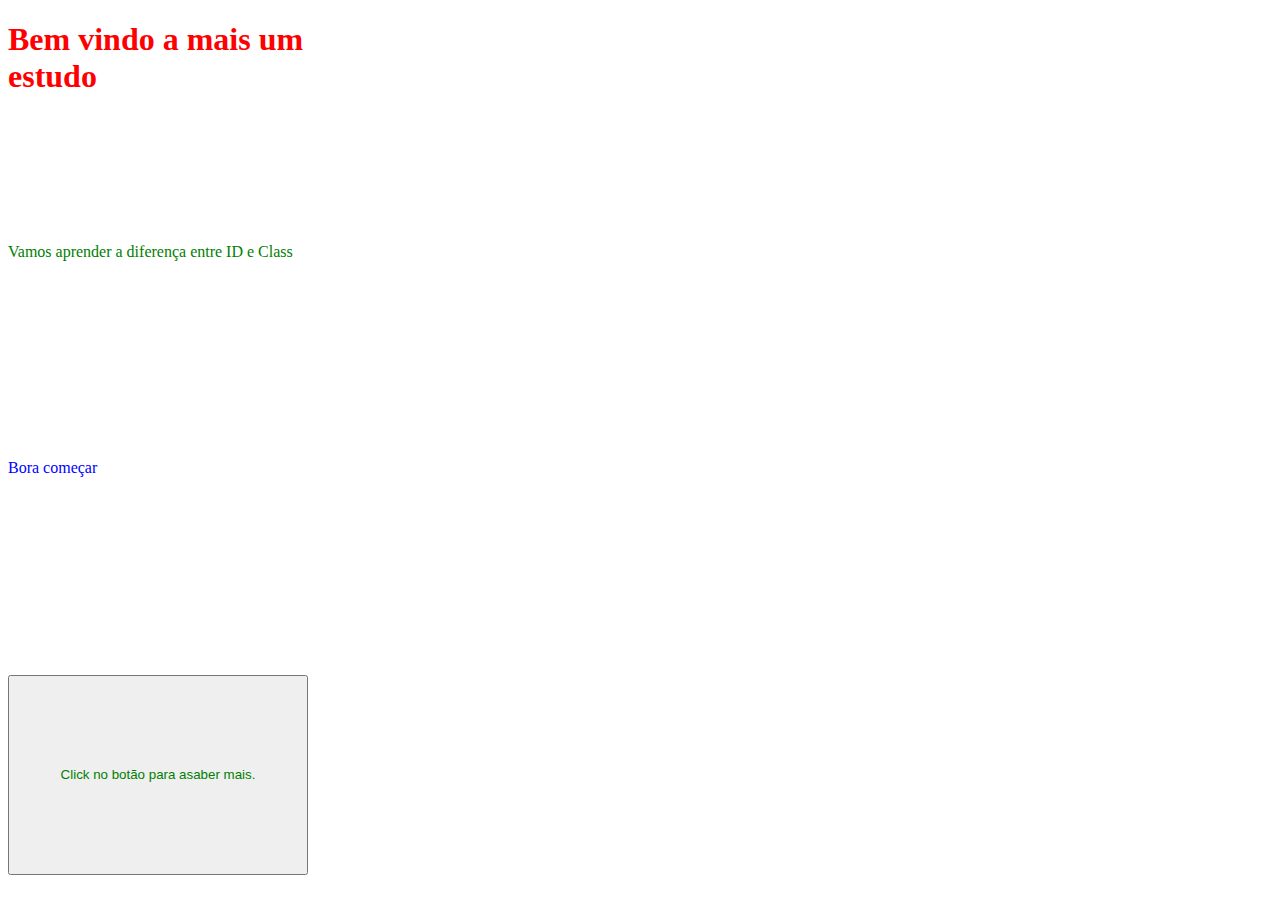
<file: Aula 01- ID or Class/index.html>
<!DOCTYPE html>
<html>

<head>
  <meta charset="utf-8">
  <meta name="viewport" content="width=device-width">
  <title></title>
  <link href="style.css" rel="stylesheet" type="text/css" />
</head>

<body>
  <h1 id="titulo"> Bem vindo a mais um estudo</h1>

  <p class="paragrafo"> Vamos aprender a diferença entre ID e Class</p>

  <p id="sub-paragrafo"> Bora começar</p>

  <button class="botão"> Click no botão para asaber mais.</button>

  <!--

  -->

</body>

</html>
</file>
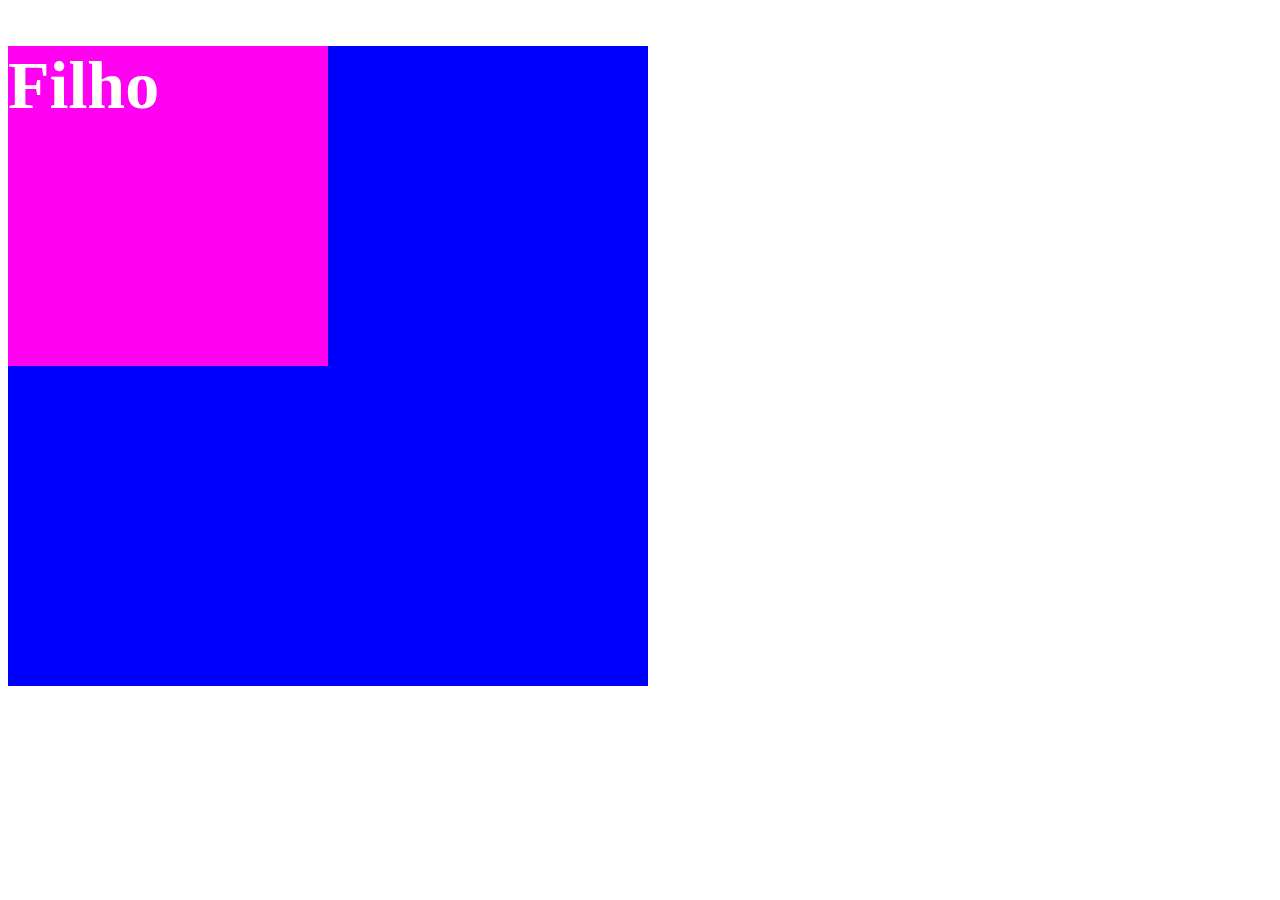
<file: Aula 02- Unidade de medida/index.html>
<!DOCTYPE html>
<html>

<head>
  <meta charset="utf-8">
  <meta name="viewport" content="width=device-width">
  <title></title>
  <link href="style.css" rel="stylesheet" type="text/css" />
</head>

<body class= "avo">
    <div class= "pai">
      <h1 class= "filho"> Filho </h1>
      </div>
</body>

</html>
</file>
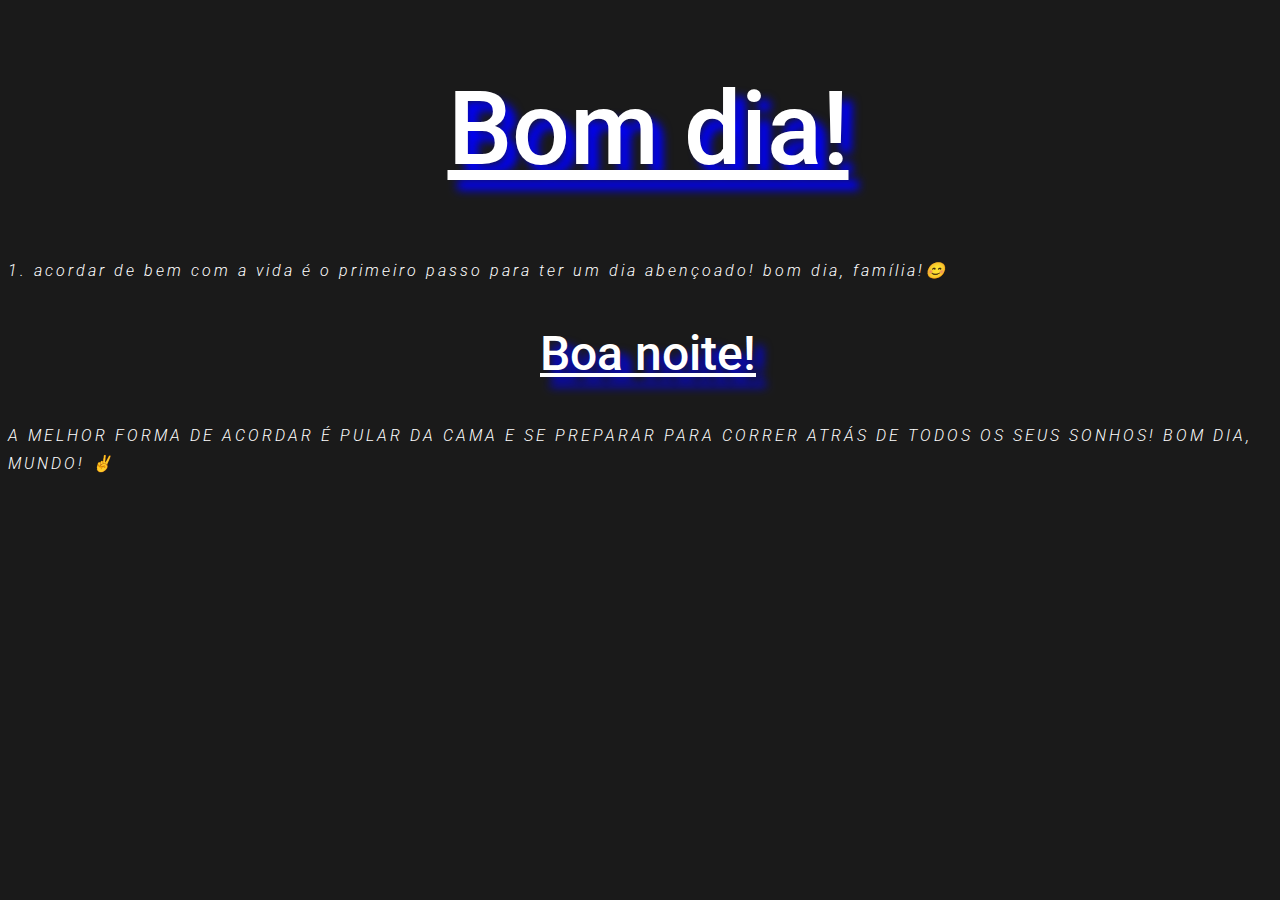
<file: Aula 03- Extilização de texto/index.html>
<!DOCTYPE html>
<html>

<head>
  <meta charset="utf-8">
  <meta name="viewport" content="width=device-width">
  <title></title>
  <link href="style.css" rel="stylesheet" type="text/css" />
</head>

<body>
  <h1 class="tituloBomdia"> Bom dia!</h1>
    <p class= "frasedoDia"> 1. Acordar de bem com a vida é o primeiro passo para ter um dia abençoado! Bom dia, família!😊</p>
  
  <h2 class="tituloBoaNoite">Boa noite!</h2>
    <p class="fraseDaNoite">A melhor forma de acordar é pular da cama e se preparar para correr atrás de todos os seus sonhos! Bom dia, mundo! ✌</p>

</body>

</html>
</file>
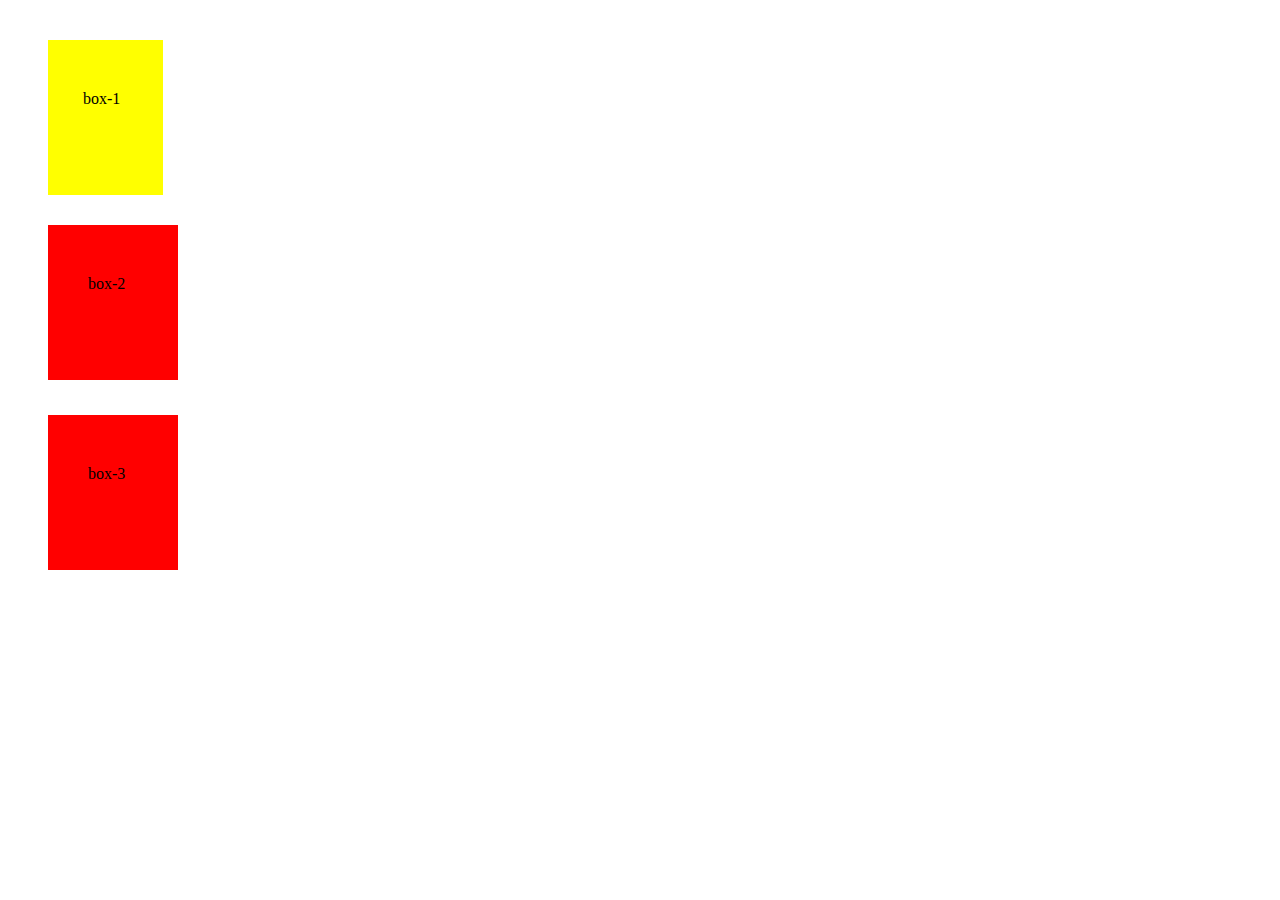
<file: Aula 04- Margin e Padding/index.html>
<!DOCTYPE html>
<html>

<head>
  <meta charset="utf-8">
  <meta name="viewport" content="width=device-width">
  <title></title>
  <link href="style.css" rel="stylesheet" type="text/css" />
</head>

<body>
    <div class="box-1">
      box-1
    </div>
    <div class="box-2">
      box-2
    </div>
    <div class="box-2">
      box-3
    </div>

</body>

</html>
</file>
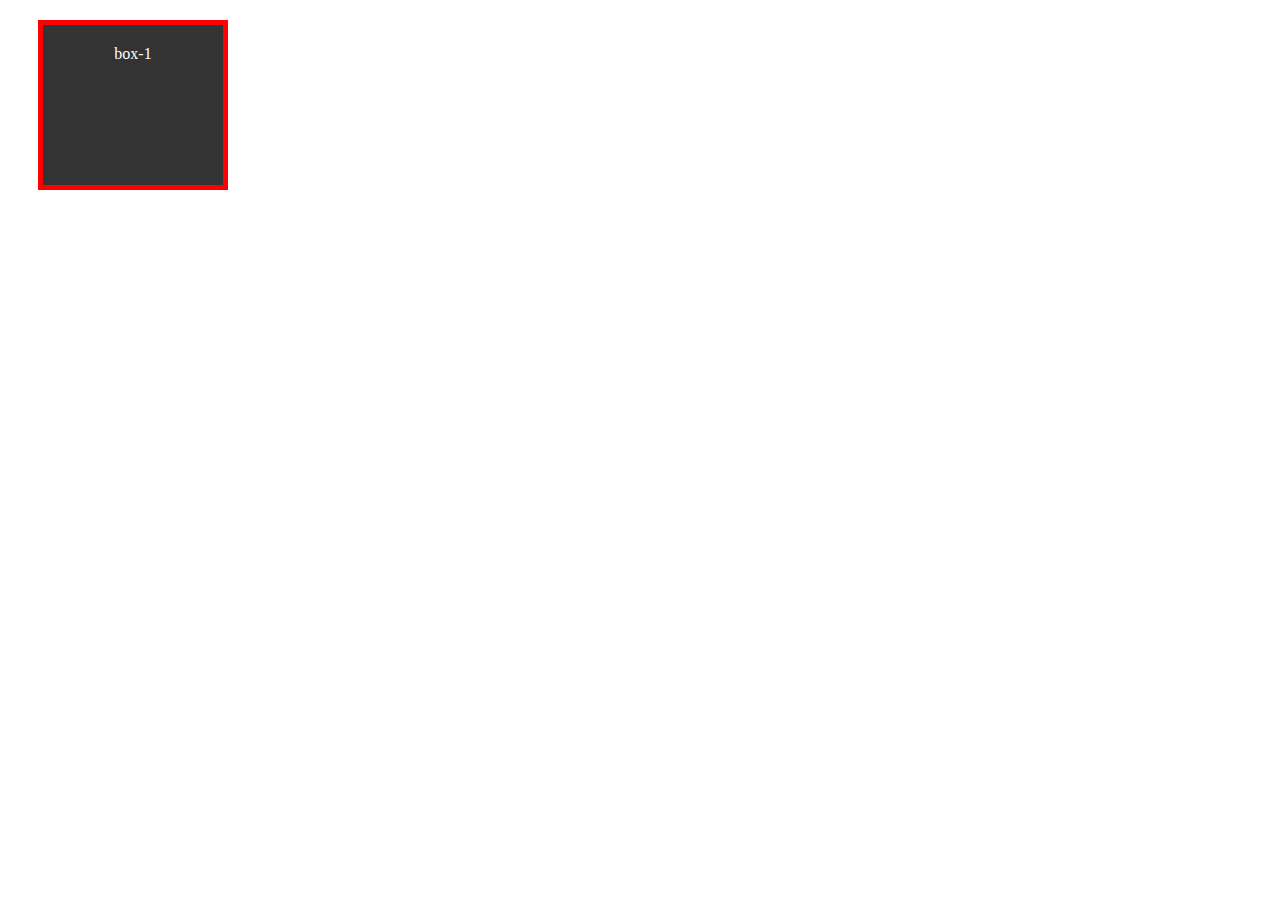
<file: Aula 05- Box-sizing/index.html>
<!DOCTYPE html>
<html>

<head>
  <meta charset="utf-8">
  <meta name="viewport" content="width=device-width">
  <title></title>
  <link href="style.css" rel="stylesheet" type="text/css" />
</head>

<body>
    <div class="box-1">
      box-1
    </div>

</body>

</html>
</file>
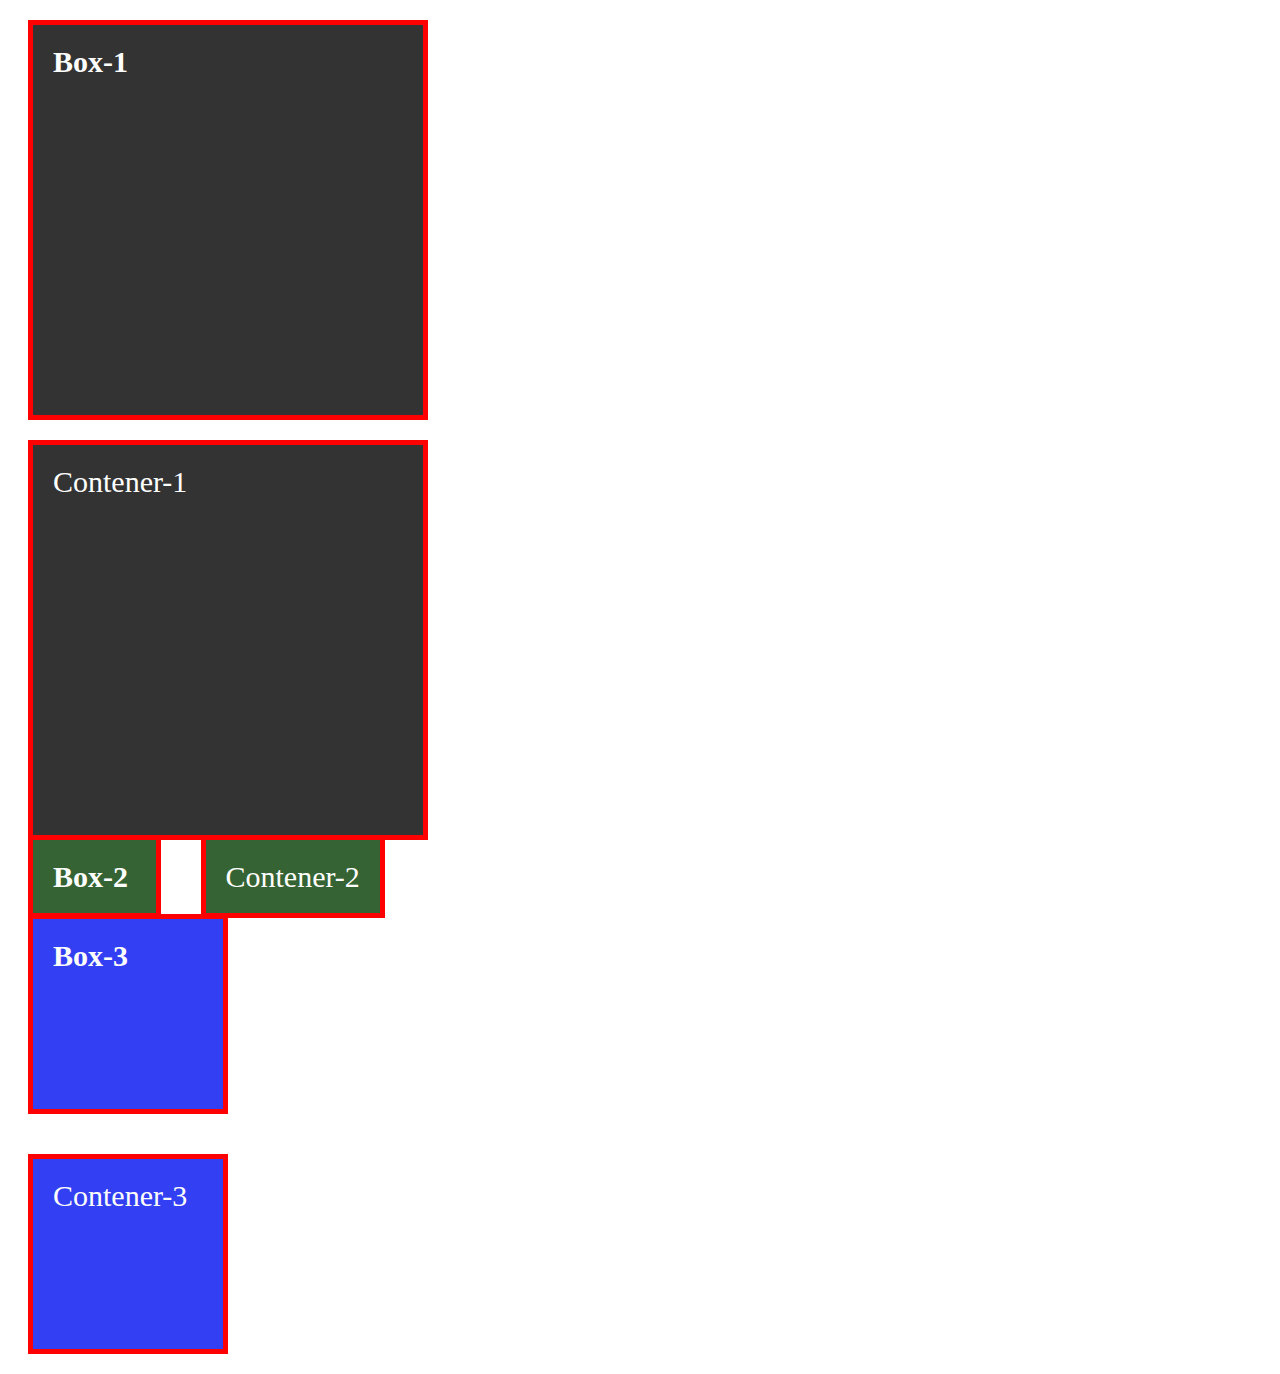
<file: Aula 06- Tipos de display/index.html>
<!DOCTYPE html>
<html>

<head>
  <meta charset="utf-8">
  <meta name="viewport" content="width=device-width">
  <title></title>
  <link href="style.css" rel="stylesheet" type="text/css" />
</head>

<body>
  <h1 class="Box-1"> Box-1 </h1>
    <div class="Box-1">
      Contener-1
    </div>
  
  <h1 class="Box-2"> Box-2 </h1>
    <div class="Box-2">
      Contener-2
    </div>
  
  <h1 class="Box-3"> Box-3 </h1>
    <div class="Box-3">
      Contener-3
    </div>

</body>

</html>
</file>
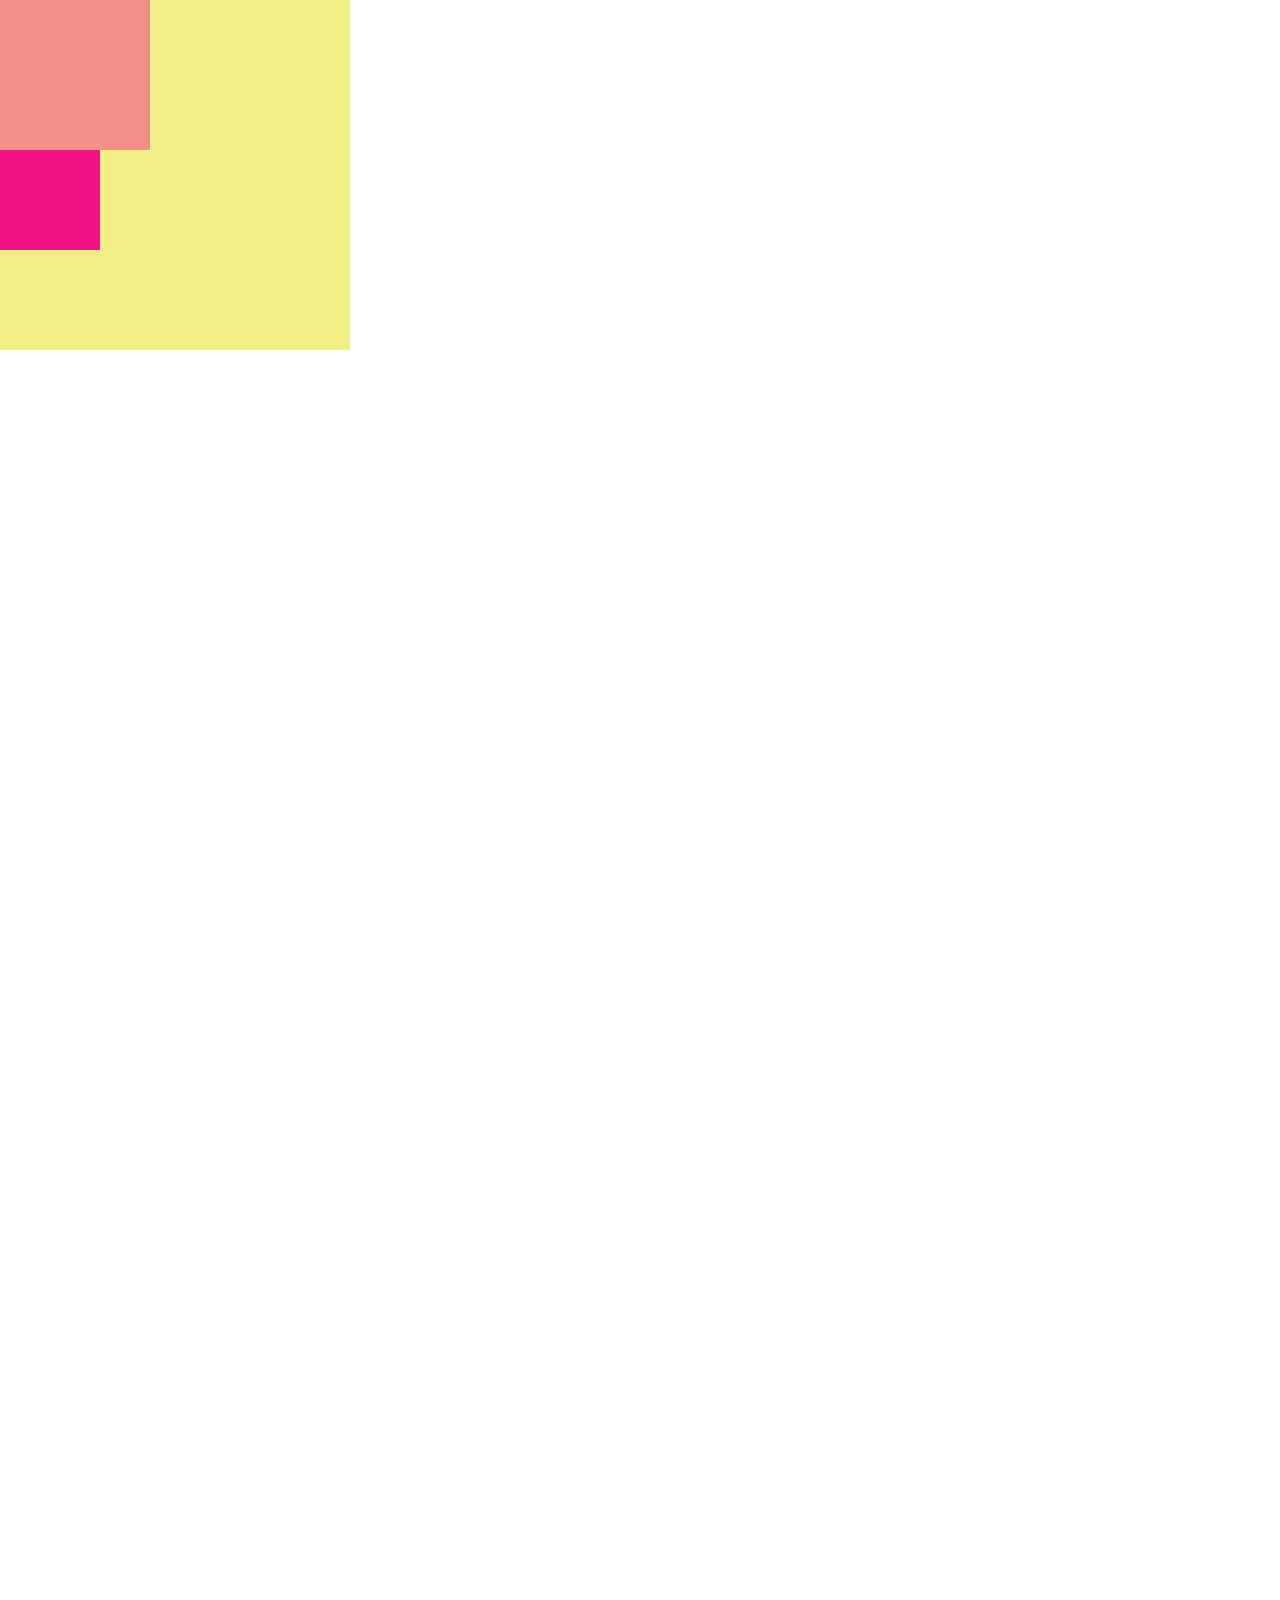
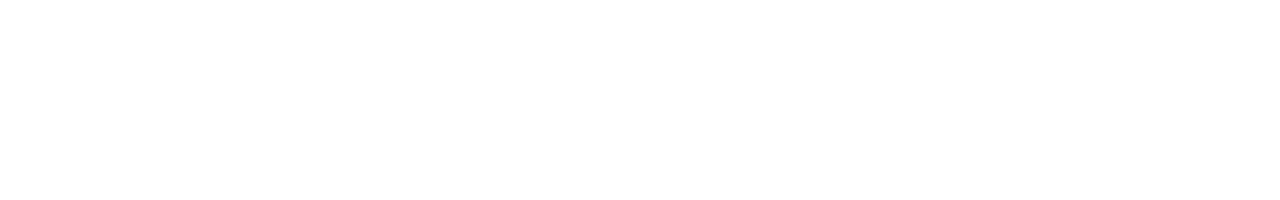
<file: Aula 08-Position/index.html>
<!DOCTYPE html>
<html>

<head>
  <meta charset="utf-8">
  <meta name="viewport" content="width=device-width">
  <title></title>
  <link href="style.css" rel="stylesheet" type="text/css" />
</head>

<body>
  <div class="div-dad">
    <div class="div-son">
  </div>  
    <div class="div-tanana">
  </div>
</body>
</html>
</file>
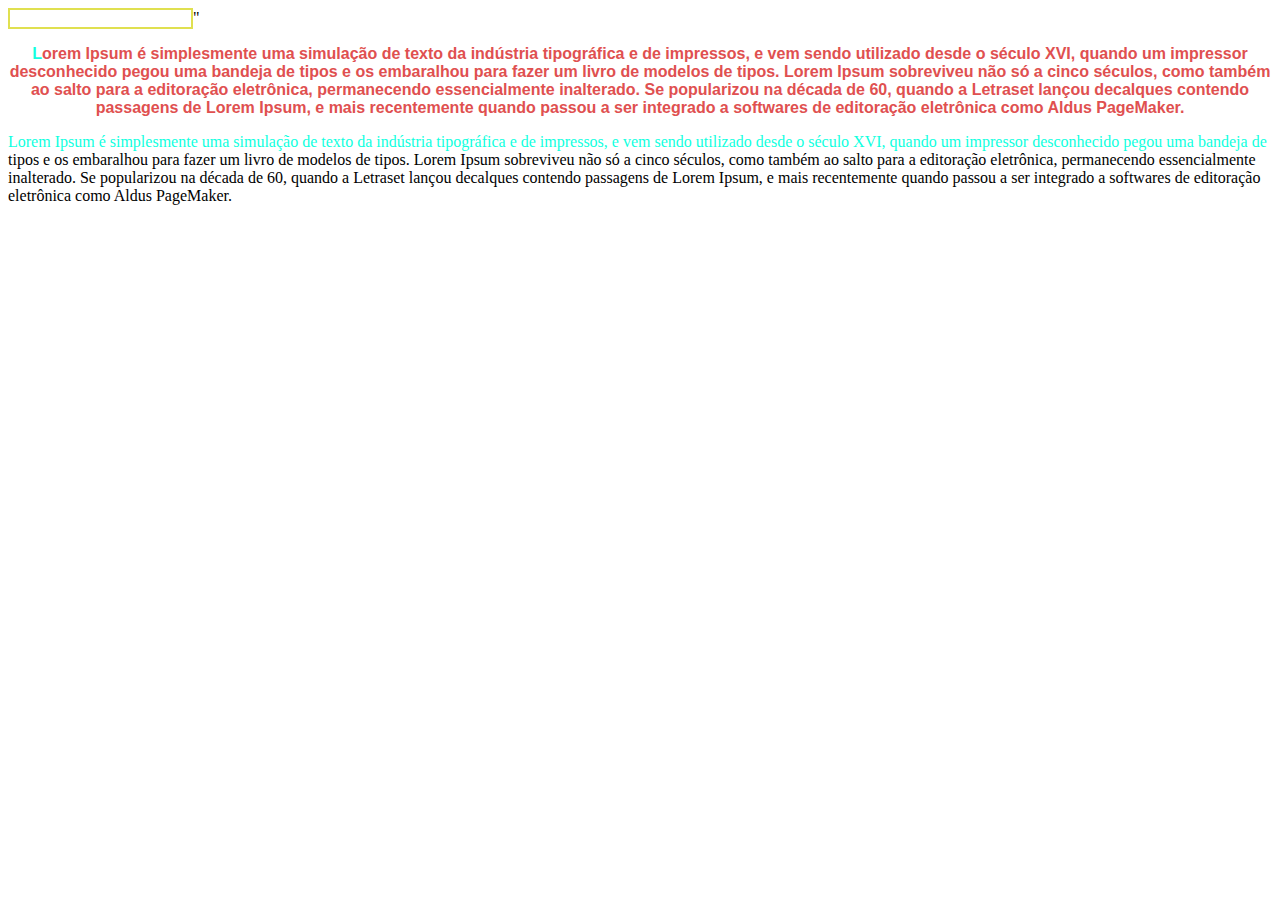
<file: Aula 09-Pseudo/index.html>
<!DOCTYPE html>
<html>

<head>
  <meta charset="utf-8">
  <meta name="viewport" content="width=device-width">
  <title></title>
  <link href="style.css" rel="stylesheet" type="text/css" />
</head>

<body>
  <input class="input" type="text">"
    <p  class="Lorem">Lorem Ipsum é simplesmente uma simulação de texto da indústria tipográfica e de impressos, e vem sendo utilizado desde o século XVI, quando um impressor desconhecido pegou uma bandeja de tipos e os embaralhou para fazer um livro de modelos de tipos. Lorem Ipsum sobreviveu não só a cinco séculos, como também ao salto para a editoração eletrônica, permanecendo essencialmente inalterado. Se popularizou na década de 60, quando a Letraset lançou decalques contendo passagens de Lorem Ipsum, e mais recentemente quando passou a ser integrado a softwares de editoração eletrônica como Aldus PageMaker.</p>

  <p  class="Lorem-2">Lorem Ipsum é simplesmente uma simulação de texto da indústria tipográfica e de impressos, e vem sendo utilizado desde o século XVI, quando um impressor desconhecido pegou uma bandeja de tipos e os embaralhou para fazer um livro de modelos de tipos. Lorem Ipsum sobreviveu não só a cinco séculos, como também ao salto para a editoração eletrônica, permanecendo essencialmente inalterado. Se popularizou na década de 60, quando a Letraset lançou decalques contendo passagens de Lorem Ipsum, e mais recentemente quando passou a ser integrado a softwares de editoração eletrônica como Aldus PageMaker.</p>
  
</body>

</html>
</file>
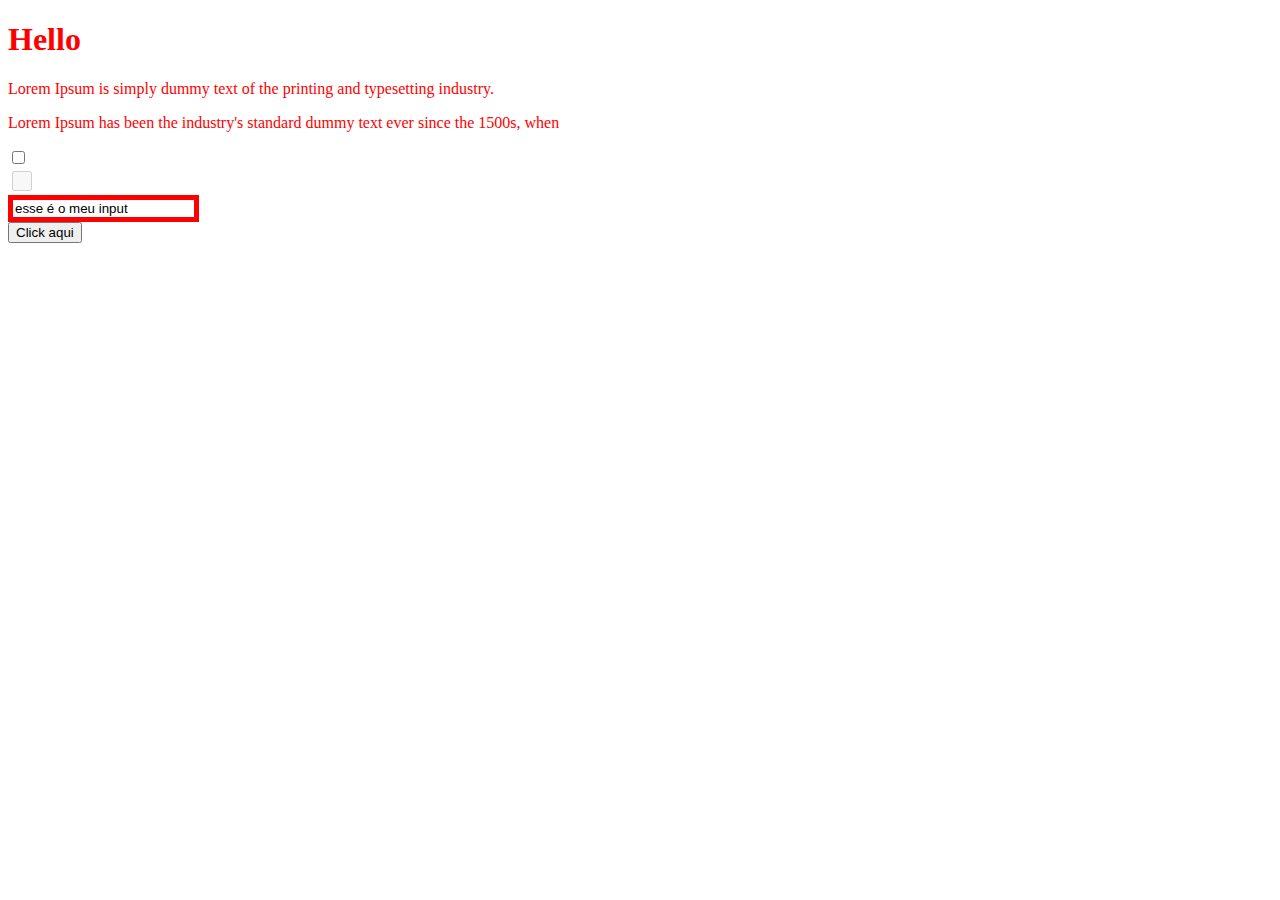
<file: Aula 10- Pseudo pt2/index.html>
<!DOCTYPE html>
<html>

<head>
  <meta charset="utf-8">
  <meta name="viewport" content="width=device-width">
  <title></title>
  <link href="style.css" rel="stylesheet" type="text/css" />
</head>

<body>
  <div>
      <h1>Hello</h1>
      <p class="Excluido">Lorem Ipsum is simply dummy text of the printing and typesetting industry.</p>
      <p>Lorem Ipsum has been the industry's standard dummy text ever since the 1500s, when</p>
      <input type="checkbox">
    <br>
      <input type="checkbox" class="desativado" disabled>
    <br>
      <input value="esse é o meu input" readonly class="so-leitura">
    <br>
      <button> Click aqui</button>
  </div>
</body>

</html>
</file>
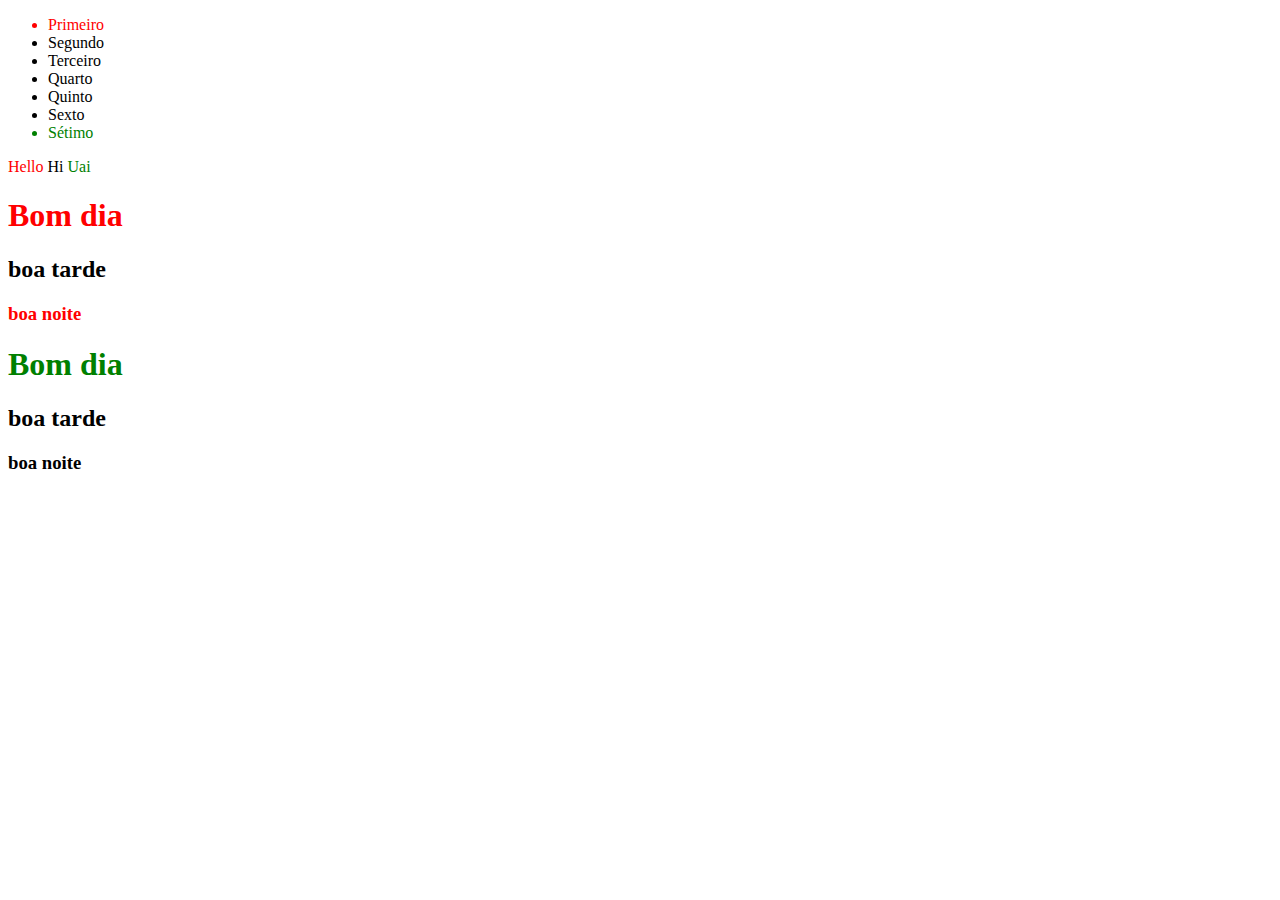
<file: Aula 11- Pseudo pt3/index.html>
<!DOCTYPE html>
<html>

<head>
  <meta charset="utf-8">
  <meta name="viewport" content="width=device-width">
  <title></title>
  <link href="style.css" rel="stylesheet" type="text/css" />
</head>

<body>
  <ul>
    <li>Primeiro</li>
    <li>Segundo</li>
    <li>Terceiro</li>
    <li>Quarto</li>
    <li>Quinto</li>
    <li>Sexto</li>
    <li>Sétimo</li>
  </ul>

  <div>
    <span>Hello</span>
    <span>Hi</span>
    <span>Uai</span>
  </div>

  <div class="container">
    <h1>Bom dia</h1>
    <h2>boa tarde</h2>
    <h3>boa noite</h3>
  </div>

  <div class="container-two">
    <h1>Bom dia</h1>
    <h2>boa tarde</h2>
    <h3>boa noite</h3>
  </div>


</body>

</html>
</file>
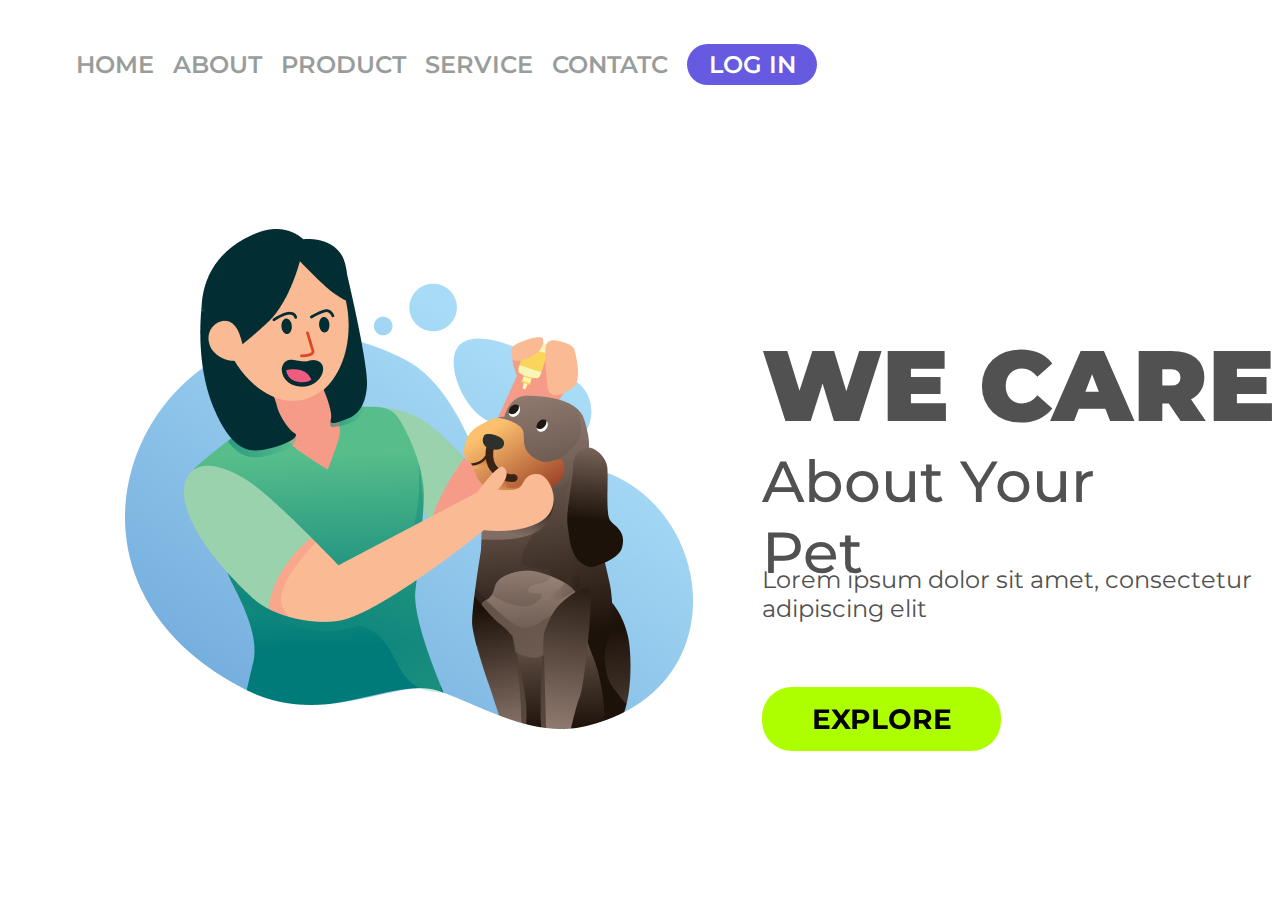
<file: Desafio 01/index.html>
<!DOCTYPE html>
<html>

<head>
  <meta charset="utf-8">
  <meta name="viewport" content="width=device-width">
  <title>WE CARE</title>
  <link href="style.css" rel="stylesheet" type="text/css" />
</head>

<body>
    <header>
        <a class="link-header">HOME</a>
        <a class="link-header">ABOUT</a>
        <a class="link-header">PRODUCT</a>
        <a class="link-header">SERVICE</a>
        <a class="link-header">CONTATC</a>
        <button class="button-header">LOG IN</button>   
    </header>

    <main>
      <img src="./Illustration 2.png" alt="Logo-do-Artigo" class="main-img">   
      
        <section>
          <h1 class="main-title">WE CARE</h1>     
          <h2 class="main-subtitle">About Your Pet </h2>  
          <p class="main-paragraph">Lorem ipsum dolor sit amet, consectetur adipiscing elit</p>
          <button class="main-button">EXPLORE</button>
        </section>
      
    </main>

</body>

</html>
</file>
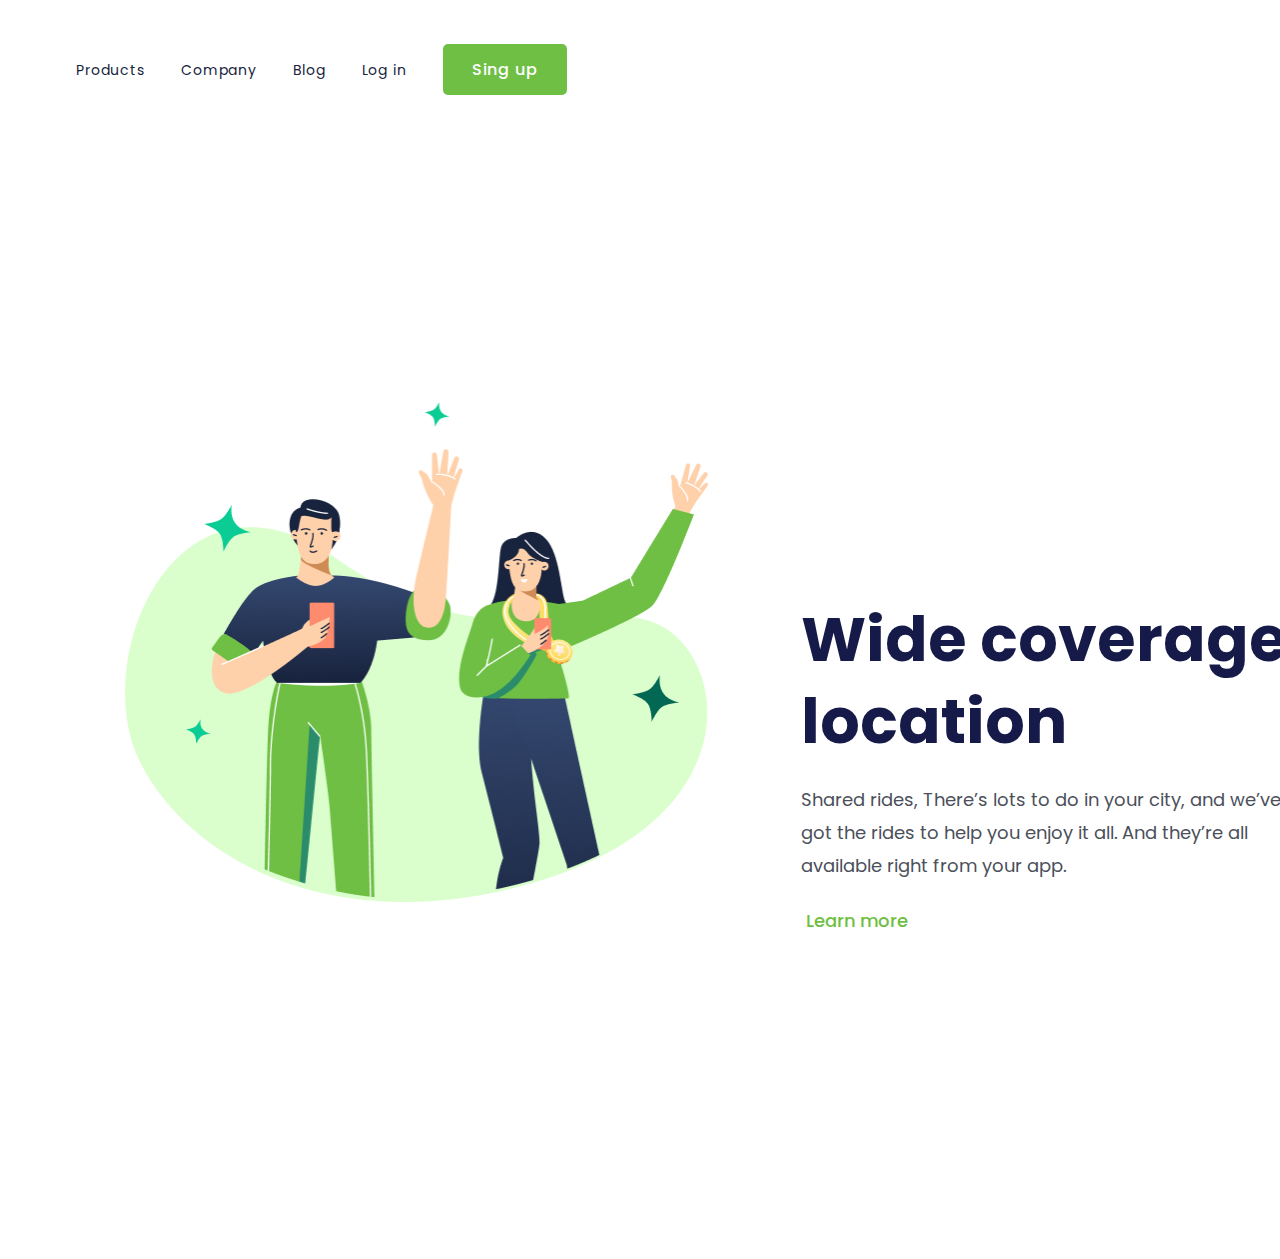
<file: Desafio 02/index.html>
<!DOCTYPE html>
<html>

<head>
  <meta charset="utf-8">
  <meta name="viewport" content="width=device-width">
  <title></title>
  <link href="style.css" rel="stylesheet" type="text/css" />
</head>
  <body>
    <header>
      <a class="header-link">Products</a>
      <a class="header-link" >Company</a>
      <a class="header-link">Blog</a>
      <a class="header-link">Log in</a>
      <button class="header-button">Sing up</button>
    </header>
    
    <main>
      <img class="main-image" src="./main-image.png" alt="Logo">
        <section class="section-position">
            <h1 class="main-title"> Wide coverage location</h1>
            <p class="main-paragraph">Shared rides, There’s lots to do in your city, and we’ve got the rides to help you enjoy it all. And they’re all available right from your app.</p>
            <button class="main-button"> Learn more</button>     
        </section>
    </main>

  </body>
</html>
</file>
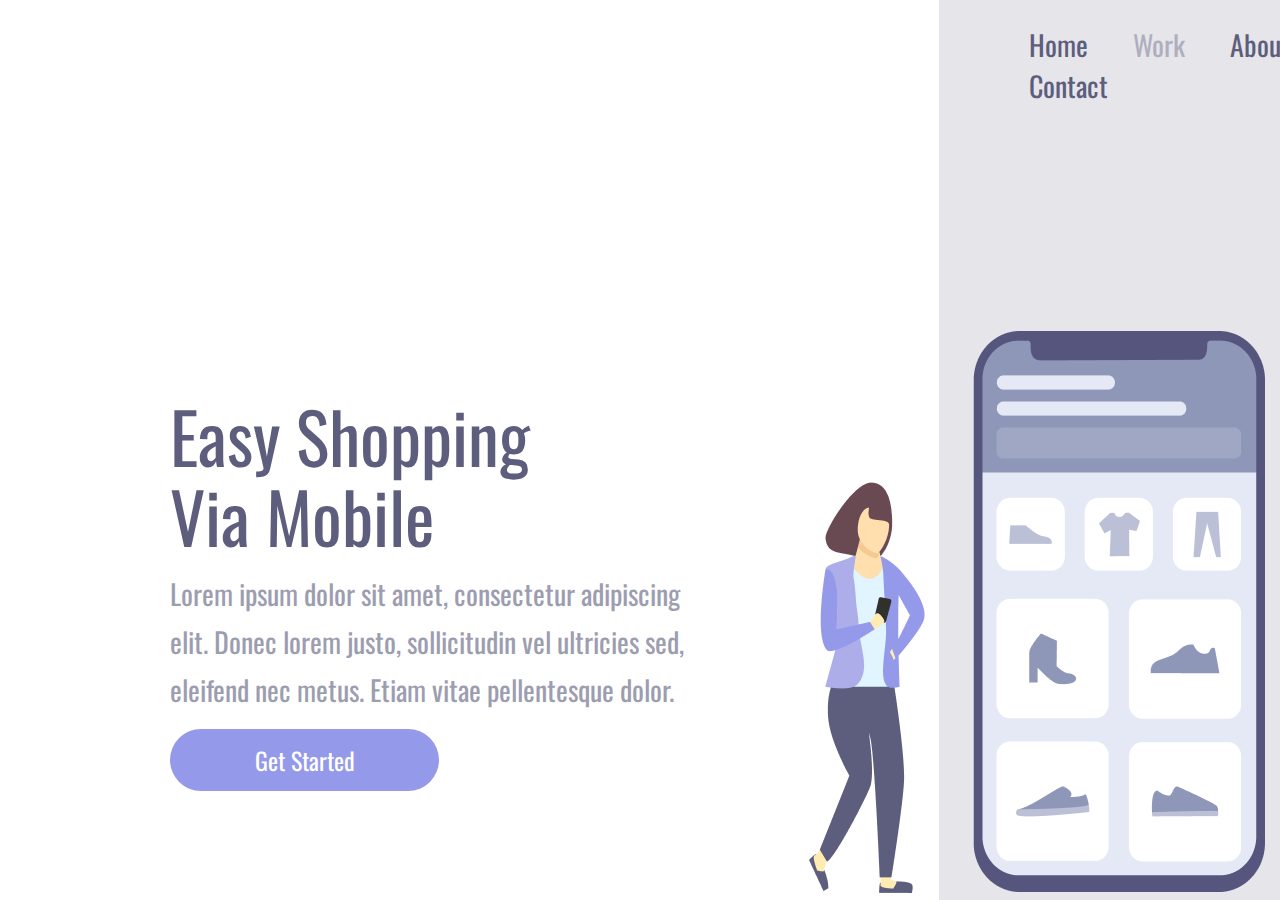
<file: Desafio 03/index.html>
<!DOCTYPE html>
<html>

<head>
  <meta charset="utf-8">
  <meta name="viewport" content="width=device-width">
  <title></title>
  <link href="style.css" rel="stylesheet" type="text/css" />
</head>

<body>
  <div class="container">
    <section class="container-left">
      <div class="text-container">
        <h1 class="text-main">Easy Shopping Via Mobile</h1>
        <p class="paragraph-main">Lorem ipsum dolor sit amet, consectetur  adipiscing 
            elit. Donec lorem justo, sollicitudin vel ultricies sed, 
            eleifend nec metus. Etiam vitae pellentesque dolor. </p>
        <button class="button-main">Get Started</button>
      </div>
    </section>
    <section class="container-right">
      <header>
        <a class="link-header"> Home</a>
        <a class="link-header"> Work</a>
        <a class="link-header"> About</a>
        <a class="link-header"> Contact</a>  
      </header>
       <img src="./Illustration-3-3.png" alt="Logo-marca" class="img-main">
    </section>
  </div>
</body>

</html>
</file>
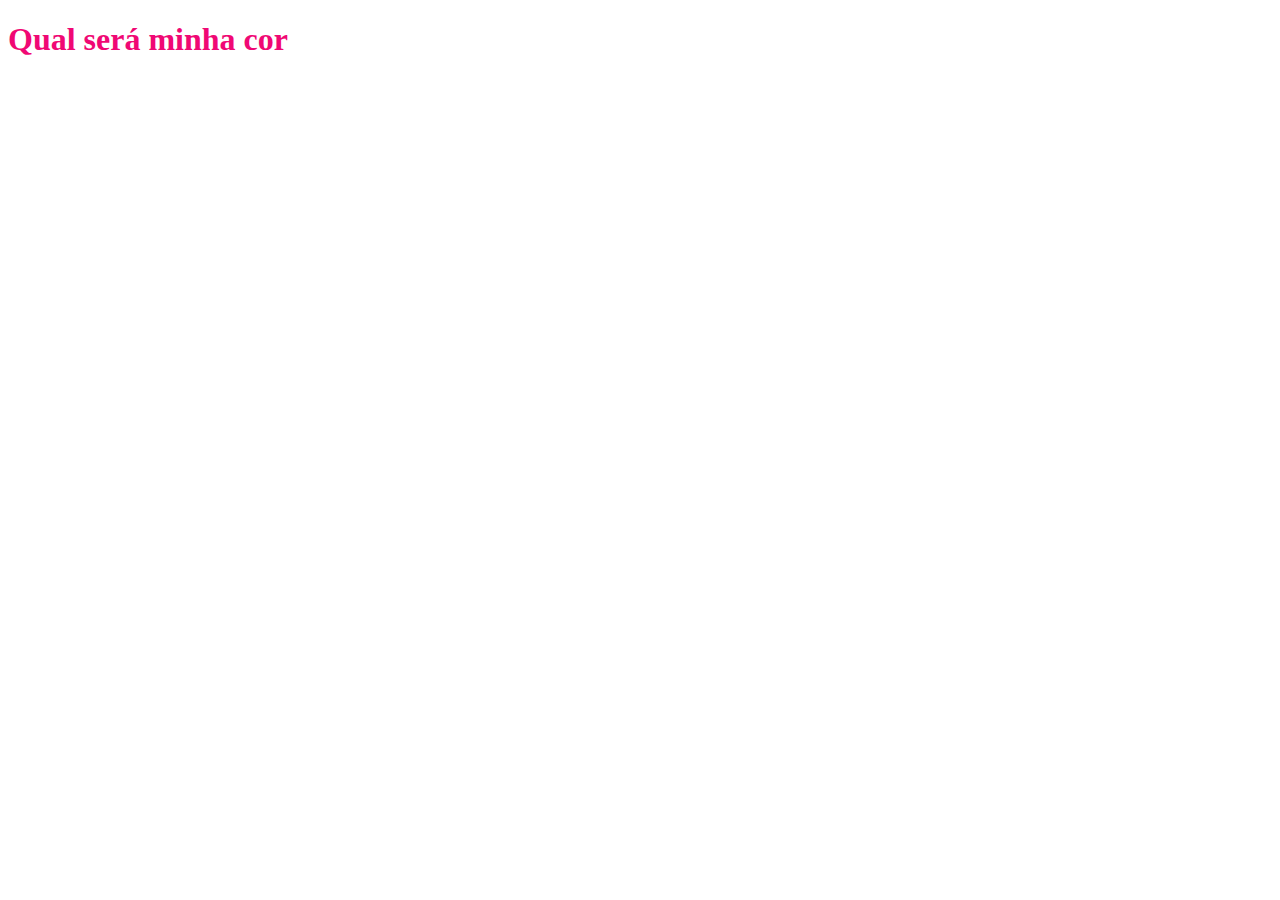
<file: Aula 07- Important/inde.html>
<!DOCTYPE html>
<html>

<head>
  <meta charset="utf-8">
  <meta name="viewport" content="width=device-width">
  <title></title>
  <link href="style.css" rel="stylesheet" type="text/css" />
</head>

<body>
  <h1 class="cor">Qual será minha cor</h1>
 
</body>

</html>
</file>
<file: Aula 01- ID or Class/style.css>
* {
    height: 200px;
    width: 300px;
  }
  /* * isso sinifica que está sendo aplicado para toda a pagina*/
  
  #titulo {
    color: red;
  }
  
  /* # isso significa que está sendo aplicado para um id especifico */
  
  #sub-paragrafo {
    color: blue;
  }
  /* . isso significa que está sendo aplicado para uma classe especifico */
  
  .botão, .paragrafo {
    color: green;
  }
</file>
<file: Aula 02- Unidade de medida/style.css>
.avo{
    font-size: 34px;
    }
    
    .pai{
      width: 50vw;
      height: 50vw;
      background:  #0000ff;
    }
    
    .filho{
      color: #ffffffff;
      width: 50%;
      height: 50%;
      font-size: 2 rem;
      background: #ff00f0;
      
    }
    
    /* 
    
    px pixels
    % calcula o tamanho relativo ao elemento pai 
    vw (view windth) 1vw é 1% da largura da janela do navegador 
    vw (view windth) 1vw é 1% da altura  da janela do navegador 
    rem é unidaderelativa ao tamanho da fonte raiz
    
    
    O CSS trabalha com efeito cascata isso permite o tamanho declarado no avo terá efeito no pai que será espelhado no filho. 
    
    As medidas não tem as melhores e sim paraos melhores momentos.
    */
</file>
<file: Aula 03- Extilização de texto/style.css>
@import url('https://fonts.googleapis.com/css2?family=Roboto:ital,wght@0,100;0,300;0,400;0,500;0,700;0,900;1,100;1,300;1,400;1,500;1,700;1,900&display=swap');


/* Import fonts */

body {
  background: #1a1a1a;
  height: 100%;
  width: 100%;
}

.tituloBomdia{
  color: #ffffffff;
  font-size: 8vw;
  font-weight: 500;
  font-family: 'Roboto', sans-serif; Arial, Helvetica, sans-serif;
  text-align: center;
  text-decoration: underline;
  text-shadow: 10px 10px 10px #0000FF;
}

.frasedoDia{
  color: #ffffffff;
  font-size: 0.5 rem;
  font-weight: 300;
  font-family: 'Roboto', sans-serif; Arial, Helvetica, sans-serif;
  text-align: left;
  font-style: italic;
  letter-spacing: 3px;
  line-height: 28px;
  text-transform: lowercase;
}

.tituloBoaNoite{
  color: #ffffffff;
  font-size: 3rem;
  font-weight: 500;
  font-family: 'Roboto', sans-serif; Arial, Helvetica, sans-serif;
  text-align: center;
  text-decoration: underline;
  text-shadow: 10px 10px 10px #0000FF;
}

.fraseDaNoite{ 
  color: #ffffffff;
  font-size: 0.5 rem;
  font-weight: 300;
  font-family: 'Roboto', sans-serif; Arial, Helvetica, sans-serif;
  text-align: left;
  font-style: italic;
  line-height: 28px;
  letter-spacing: 3px;
  text-transform: uppercase;
}


/* 

color para selecionar a cor,
font-size selelcionar o tamanho da fonte,
font-weight selecionar a grossura da cor,
font-family selecionar a fonte,
text-align selecionar o lado do texto,
text-decoration selecionar decorações exemplo o sublinhado do texto,
font-style selecionar o estilo da fonte,
line-height selecionar a altura da distacias entre as linhas,
letter-spacing selecionar a distancia entre as letras,
text-aligh selecionar o alinhamento(left,center e right)do texto,
text-transforme selecionar o transformação do texto(uppercase, lowercase, capitalize),
text-shandow selecionar a sombra do texto(10px 10px 10px #ff0000),

*/
</file>
<file: Aula 04- Margin e Padding/style.css>
.box-1{
    width: 50px;
    height: 50px;
    background: #FFFF00;
    padding: 50px 30px 55px 35px;
    margin: 40px 30px 30px 40px;
    
  }
  
  .box-2{
    width: 50px;
    height: 50px;
    background: #FF0000;
    padding: 50px 40px 55px;
    margin: 30px 40px 35px;
  
  }
  
  .box-3{
    width: 50px;
    height: 50px;
    background: #00FF00;
    padding: 50px 40px;
    margin: 30px 40px;
    
  }
  
  /*  A sequencia com 4 tamanhos  é top, right, bottom, left */
  
  /*  A sequencia com 3 tamanhos  é top, right e left, bottom */
  
  /*  A sequencia com 2 tamanhos  é top e bottom, right e left*/
</file>
<file: Aula 05- Box-sizing/style.css>
*{
    /* box-sizing: border-box; */
    box-sizing: content-box;
  }
  
  
  .box-1{
    text-align: center;
    width: 120px;
    height: 120px;
    background-color: #333333;
    color: #ffffff;
    border: 5px red solid;
    padding: 20px 30px;
    margin: 20px 30px;
  }
  
  /* box-sizing: border-box serve para limitar a area da box, pois ao acrecentar border,padding e margin voce aumenta o tamnanho da box sem perceber a proporção, mas graças ao border-box vo~e não tem esse problema  */
  
  /* box-sizing: ::content-box voê não tem esse controle dos tanhamos adicionando border, padding e margin */
</file>
<file: Aula 06- Tipos de display/style.css>
*{
    font-size: 30px;
    width: 400px;
    height: 400px;
    box-sizing: border-box;
  }
  
  .Box-1{
    display: block;
    width: 100%;
    height: 100%;
    background-color: #333333;
    color: #ffffff;
    border: 5px red solid;
    padding: 20px;
    margin: 20px;
  }
  
  .Box-2{
    display: inline;
    width: 75%;
    height: 75%;
    background-color: #356333;
    color: #ffffff;
    border: 5px red solid;
    padding: 20px;
    margin: 20px;
  }
  
  .Box-3{
    display: inline-block;
    width: 50%;
    height: 50%;
    background-color: #333ff3;
    color: #ffffff;
    border: 5px red solid;
    padding: 20px;
    margin: 20px;
  }
  
  /* 
  Display
  
  -block
  -inline
  -inline-block
  
  -flex
  -grid
  
  
  -Block
    Vem como padrão div,section,p,h1,ul,li,article...
  
    -Ocupa 100%  da blargura do elemento pai;
    -Sempre ocupa toda a sua linha;
    -Altura definida de acordo com o conteudo;
    -Podemos definir height e width;
    -Podemos definir valores de mardin.
  
  -Incline
    Vem como padrão span,a,ib,input...
  
    -Elemeto em linha;
    -não permite alterar height e width;
    -Não podemos definir valores de margin top e bottom;
    -Ganha comportamento de uma palavra.
  
  -Inline block
  
    -Elemnto em linha, porém com caracteristícas do display block;
    -Altura e largura podem ser alterados.
</file>
<file: Aula 08-Position/style.css>
*{
    margin: 0;
    padding: 0;
    box-sizing: border-box;
    width: 200vh;
    height: 200vh;
  }
  
  .div-dad{
    width: 350px;
    height: 350px;
    background-color: #f0f087;
  }
  
  .div-son{
    width: 150px;
    height: 150px;
    background-color: #f09087;
  }
  
  .div-tanana{
    width: 100px;
    height: 100px;
    background-color: #f01187;
  }
  
  /* 
  position:static(padrão) - Não aceitas valores de top,bottom,right eleft;
  position:fixed - fixa o elemento na templateposition: sticky -fixa o elemento so´onde eu determinar;
  position:relative - Posicão relativa a posição inicial dele.
  position: absolute - posição absoluta(fixa) a algum elemento ou a pagina
                        - SE não tiver pai / pai for static -> posicina referente a pagina          
                        - Se o pai NÂO for static -> posiciona referente ao pai.  
  */
</file>
<file: Aula 09-Pseudo/style.css>
input{
    border:2px solid #e0e050;
  }
  
  input::placeholder{
    color:#66e050;
    content: Insira o E-mail;
  }
  
  .Lorem{
    color:#e05050;
    font-size: 16px;
    font-weight: bold;
    font-family: Arial, Helvetica, sans-serif;
    text-align: center;
  }
  
  .Lorem::first-letter{
    color:#0fffe0;
    font-size: 16px;
    font-weight: bold;
    font-family: Arial, Helvetica, sans-serif;
    text-align: center;
  }
  
  .lorem-2{
    color:#e05050;
    font-size: 16px;
  }
  
  .Lorem-2::first-line{
    color:#0fffe0;
  }
  
  /*
  
  first-line estiliza a primeira linha do texto;
  first-letter estiliza a primeira letra do texto;
  ::placeholder estiliza oque está dentro do input;
  ::before estiliza oque está antes do texto;
  ::after estiliza oque está depois do texto.
</file>
<file: Aula 10- Pseudo pt2/style.css>
/* 
:active - quando o elemento está ativo, ou seja, está sendo pressionado;
:visited - seleciona o link que foi visitado;
:houver - quando o mause passa por cima do elemento;
:checked - quando em rádio / checkbox / select;
:disabled - elemento desabilitado / button / input;
:enabled - elemento está habilitado;
:focus - quando o elemento recebe o foco, oque pode ocorrer quando o usuário selecionar o elemento;
:read-only - seleciona input ou textarea que são apenas leitura;
:empty - elemento que não tem filho;


*/   

h1{
    color: red;
  }
  
  h1:active {
    color: green;
  }
  
  .Excluido {
    color: red;
  }
  
  .Excluido:hover {
    color: green;
  }
  
  input:checked {
    width: 20px;
    height: 20px;
  }
  
  .desativado:disabled {
    width: 20px;
    height: 20px;
  }
  
  button:focus{
    border: 5px solid green; 
    outline: none;
  }
  /*
  outline foi utilizado, pois o google tem uma configuração automatica de borda quando tiver ativado.
  
  */
  
  .so-leitura:read-only {
    border: 5px solid red;
  }
  
  p{
    color: red;
  }
  
  p:empty{
    color: green;
  }
  
  /* 
  só irá funcionar caso o paragrafo fique sem conteúdo 
  */
</file>
<file: Aula 11- Pseudo pt3/style.css>
/*
:first-child - seleciona o primeiro filho;
:first-of-type - seleciona o primeiro tipo de filho;
:last-child - seleciona o último filho;
:last-of-type - seleciona o último tipo de filho;
:not() - estilizar os elementos, exceto o que está dentro do ();
:nth-child(n) - seleciona o elemento baeado na posição. EX: nth-child(3);
nth-last-child() - selecionar o elemento baseado na sua posição, contando de trás para frente.

*/  

 li:first-child {
    color: red;
  }
  
 li:last-child {
    color: green;
  }
  
  span:first-of-type {
    color: red;
  }
  
  /*
  selecionar o primeiro filho de um tipo span.
  */
  
  span:last-of-type {
    color: green;
  }
  
.container :not(h2) {
    color: red;
  }
  
  /*
  não esqueça o espaço 
  */ 
  
.container-two :nth-child(1) {
    color: green;
  }
</file>
<file: Desafio 01/style.css>
@import url('https://fonts.googleapis.com/css2?family=Montserrat:ital,wght@0,100;0,200;0,300;0,400;0,500;0,600;0,700;0,800;0,900;1,100;1,200;1,300;1,400;1,500;1,600;1,700;1,800;1,900&family=Roboto:ital,wght@0,100;0,300;0,400;0,500;0,700;0,900;1,100;1,300;1,400;1,500;1,700;1,900&display=swap');

/* Fonts */


* {
  font-family:'Montserrat', sans-serif;
  margin: 0;
  padding: 0;
  box-sizing: border-box;
}

header{
  margin: 44px 0 144px 76px;
}

.link-header{
  width: 79px;
  height: 29px;
  margin-right: 15px;
  line-height: 29.26px;
  color: #989D9C;
  font-weight: 600;
  font-size:24px;
  cursor: pointer;
}

.button-header{
  width: 130px;
  height: 41px;
  line-height: 29.26px;
  margin-right: 23px;
  font-weight: 600;
  font-size: 24px;
  cursor: pointer;
  background-color: #665AE1;
  color: #ffffffff;
  border-radius: 21px;
  border: none;
}

.main-img{
  display: inline-block;
  width: 568px;
  height: 500px;
  margin-left: 125px;
}

section {
  display: inline-block;
  margin-left: 65px;
}

.main-title{
  width: 513px;
  height: 122px;
  font-size: 100px;
  font-weight: 900;
  line-height: 122px;
  color: #515151;
}

.main-subtitle{
  width: 448px;
  height: 71px;
  font-size: 58px;
  font-weight: 500;
  line-height: 71px;
  color: #515151;
  margin-bottom:48px;
}

.main-paragraph{
  width: 515px;
  height: 87px;
  font-size: 24px;
  font-weight: 400;
  line-height: 29px;
  color:#515151;
  margin-top: 30px;
  margin-bottom: 35px;
}

.main-button{
  width: 239px;
  height: 64px;
  font-size: 28px;
  font-weight: 700;
  line-height: 34px;
  color:#000000;
  border-radius: 30px;
  background: #adff00;
  border: none;
  cursor: pointer;
  filter: drop-shadow(0px 4px 4px rgba(0, -0, -0, -0.25));
}
</file>
<file: Desafio 02/style.css>
@import url('https://fonts.googleapis.com/css2?family=Montserrat:ital,wght@0,100;0,200;0,300;0,400;0,500;0,600;0,700;0,800;0,900;1,100;1,200;1,300;1,400;1,500;1,600;1,700;1,800;1,900&family=Poppins:ital,wght@0,400;0,500;0,700;1,400;1,500;1,700&family=Roboto:ital,wght@0,100;0,300;0,400;0,500;0,700;0,900;1,100;1,300;1,400;1,500;1,700;1,900&display=swap');

* {
  font-family: 'Poppins', sans-serif;
  margin: 0;
  padding: 0;
  box-sizing: border-box;
}

header {
  margin: 44px 0 144px 76px;
}

.header-link {
  width: 87px;
  height: 20px;
  margin-right: 32px;
  font-weight: 400;
  font-size: 14px;
  letter-spacing: 0.87px;
  color: rgba(23, 35, 61, 1);
  line-height: 21px;
  align-items: center;
  cursor: pointer;
}

.header-button {
  width: 124px;
  height: 51px;
  margin-right: 32px;
  font-weight: 500;
  font-size: 16px;
  letter-spacing: 0.87px;
  line-height: 21px;
  align-items: center;
  border-radius: 5px;
  color: #ffffffff;
  background: #6FBF44;
  border: none;
  cursor: pointer;
}

.main-image {
  display: inline-block;
  width: 595px;
  height: 500px;
  margin-left: 125px;
  margin-top: 163px;
}

.section-position {
  display: inline-block;
  margin-top: -200px;
}

.main-title {
  width: 582px;
  height: 164px;
  margin-left: 801px;
  margin-top: -660px ;
  font-weight: 700;
  font-size: 62px;
  line-height: 82px;
  color: #161A49;
}

.main-paragraph{
  width: 493px;
  height: 99px;
  margin-top: 20px;
  margin-left: 801px;
  font-weight: 400;
  font-size: 18px;
  line-height: 33px;
  color: #4B505A;
}

.main-button{
  width: 112px;
  height: 27px;
  margin-top:25px;
  margin-left: 801px;
  font-weight: 500;
  font-size: 18px;
  line-height: 27px;
  color: #6FBF44;
  border: none;
  background: transparent;
  cursor: pointer;
}
</file>
<file: Desafio 03/style.css>
@import url('https://fonts.googleapis.com/css2?family=Oswald&display=swap');

* {
  margin: 0;
  padding: 0;
  box-sizing: border-box;
  font-family: 'Oswald', sans-serif;
  font-weight: 400;
  color: #5D5D7D;
}

.container {
  width: 147vh;
  height: 57vw;
}

.container-left {
  display:inline-block;
  width: 71%;
}

.container-right{
  display: inline-block;
  background-color: rgba(93,93,125,0.16);
  height: 100vh;
  width: 40%;
  position: absolute;
}

.text-container {
  margin-top: 395px;
  margin-left: 170px;

}

.img-main {
  position: relative;
  top: 25%;
  right: 130px;
}

.text-main {
  width: 368px;
  height: 160px;
  font-size: 70px;
  font-style: normal;
  line-height: 80px;
  margin: 15px 0;
}

.paragraph-main {
  width: 540px;
  height: 144px;
  font-size: 28px;
  opacity: 0.6;
  font-style: normal;
  line-height: 48px
}

.button-main {
  width: 269px;
  height: 62px;
  background-color: #9499EA;
  box-shadow: (0px 10px 24px rgba(148, 153, 234, 0.10));
  border-radius: 45px;
  border: none;
  cursor: pointer;
  color: #FFF;
  text-align: center;
  font-size: 24px;
  font-style: normal;
  line-height: normal;
  margin-top: 15px;
}

button:hover {
  opacity: 0.8;
}

button:active {
  opacity: 0.5;
}

.link-header {
  width: 59px;
  height: 41px;
  font-size: 28px;
  font-style: normal;
  line-height: normal;
  margin-right: 41px;
  cursor: pointer;
}

.link-header:nth-child(2) {
  opacity: 0.4;
}

header {
  margin: 24px 0 0 90px
}

@media screen and ( max-width: 900px) {
  .text-container {
    margin: 0;
    padding: 0;
  }
  
  .container-left {
    width: 100%;
    height: 50%;
    padding: 0;
    margin: 0;
  }

  .container-right {
    margin-top:20%;
    display: block;
    width: 100%;
    height: auto;
    position: static;
    padding: 240px;
  }

  .img-main {
    position: static;
    max-width: 90%;
  }

  header {
    display: none;
  }

  .text-main {
    width: 232px;
    line-height: 52px;
    font-size: 36px;
    line-height: 52px;
    margin: 80px 0 35px 365px;
    text-align: center;
  }

  .paragraph-main {
    margin: 41px 340px;
    width: 296px;
    text-align: center;
    font-size: 20px;
    line-height: 32px;
  }

  .button-main {
    margin: 0 auto;
    display: block;
  }

  .container-text {
  display: none;
  }

  textcontainer {
  
  }


}
</file>
<file: Aula 07- Important/style.css>
.cor{
    color: #f00874 !important;
    color: #000053;
  }
  
  
  /* esse comendo importat serve para quebrar o efeito cascata do CSS, pois na teoria a cor que deveria ser definida seria o azul, mas nesse caso será o rosa por conta do "important" */
</file>
